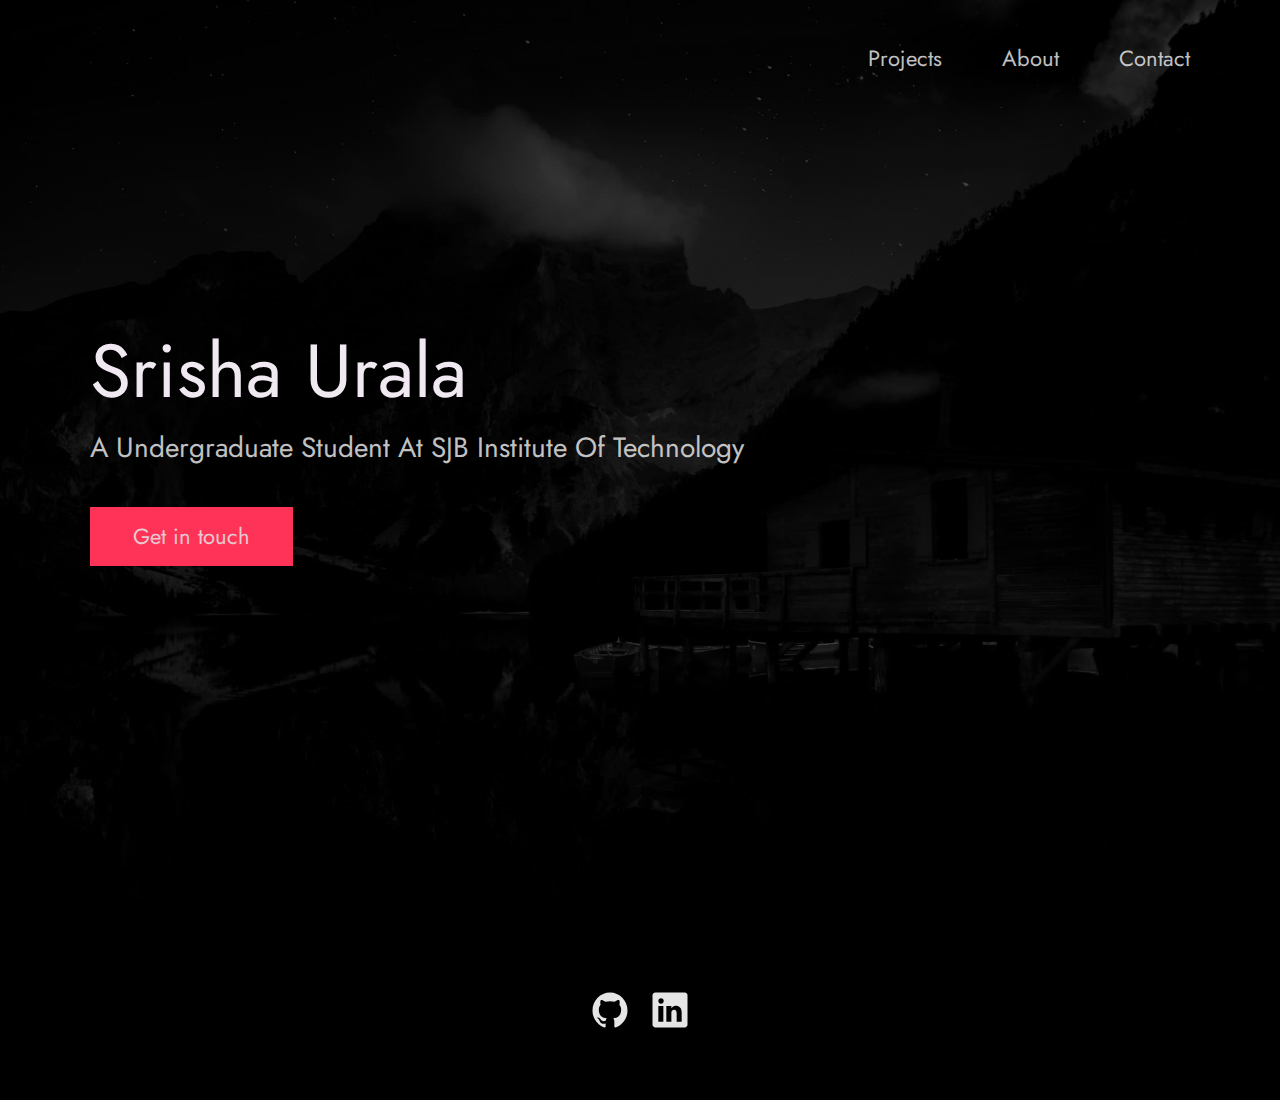
<file: index.html>
<!DOCTYPE html>
<html lang="en">
<head>
  <meta charset="UTF-8" />
  <meta name="viewport" content="width=device-width, initial-scale=1.0" />
  <link rel="shortcut icon" type="image/png" href="./images/favicon.png" />
  <title>
    Srisha Urala | A Undergraduate Student At SJB Institute Of Technology.
  </title>
  <meta name="description" content="Add small description of yourslef.">
  <meta name="keywords" content="Put your name, skills and some coding keywords" />
  <link rel="stylesheet" href="index.css" />
</head>
<body>
<header class="header" role="banner" id="top">
    <div class="row">
      <nav class="nav" role="navigation">
        <ul class="nav__items">
          <li class="nav__item"><a href="work.html" class="nav__link">Projects</a></li>
          <li class="nav__item">
            <a href="about.html" class="nav__link">About</a>
          </li>
          <li class="nav__item">
            <a href="contact.html" class="nav__link">Contact</a>
          </li>
        </ul>
      </nav>
    </div>
    <div class="header__text-box row">
      <div class="header__text">
        <h1 class="heading-primary">
          <span>Srisha Urala</span>
        </h1>
        <p>A Undergraduate Student At SJB Institute Of Technology</p>
        <a href="contact.html" class="btn btn--pink">Get in touch</a>
      </div>
    </div>
  </header>
  <main role="main">
  <footer role="contentinfo" class="footer">
    <div class="row">
      <ul class="footer__social-links">
        <li class="footer__social-link-item">
          <a href="https://github.com/urala22"Link to Github Profile">
            <img src="./images/github.svg" class="footer__social-image" alt="Github">
          </a>
        </li>
        <li class="footer__social-link-item">
          <a href="https://www.linkedin.com/in/srisha-urala-74138627b/">
            <img src="./images/linkedin.svg" title="Link to Linkedin Profile" class="footer__social-image" alt="Linkedin">
          </a>
        </li>
      </ul>
    </div>
  </footer>
  <a href="#top" class="back-to-top" title="Back to Top">
    <img src="./images/arrow-up.svg" alt="Back to Top" class="back-to-top__image"/>
  </a>
  <script src="./index.js"></script>
</body>
</html>
</file>
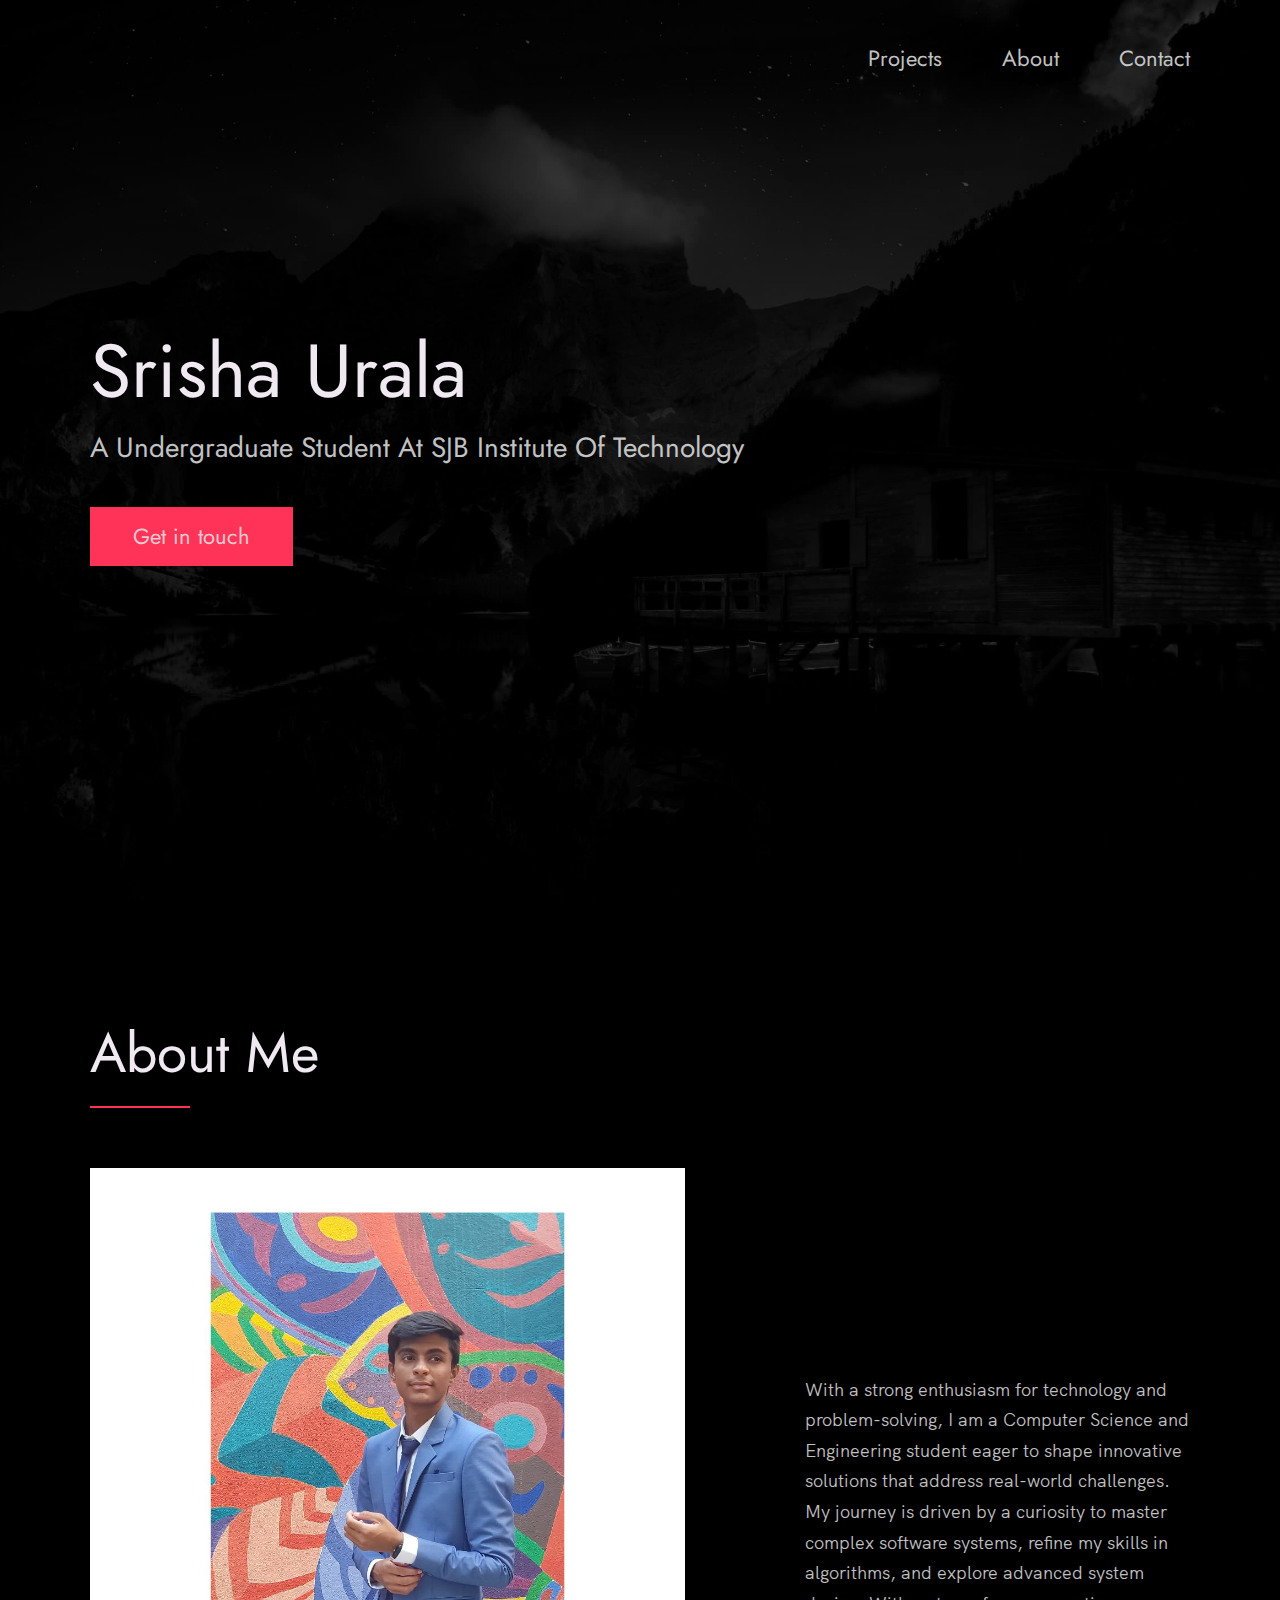
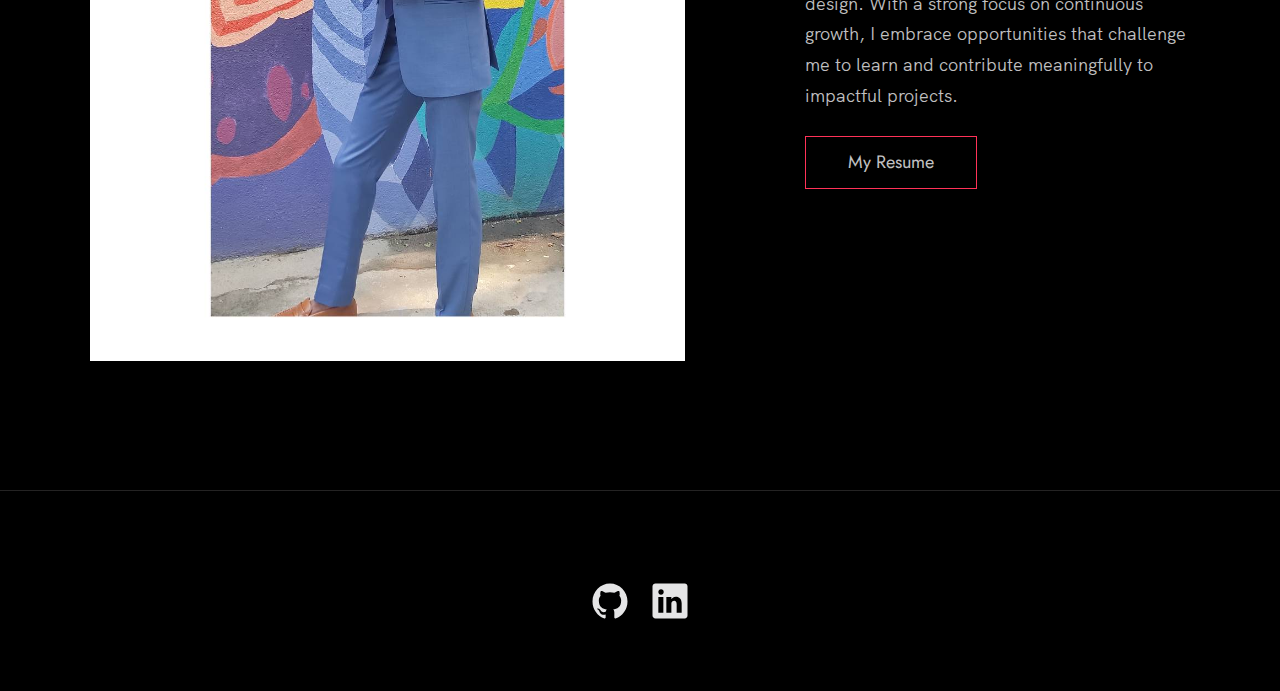
<file: about.html>
<!DOCTYPE html>
<head>
    <meta charset="UTF-8" />
  <meta name="viewport" content="width=device-width, initial-scale=1.0" />
  <link rel="shortcut icon" type="image/png" href="./images/favicon.png" />

  <!-- Put your site title here -->
  <title>
    Srisha Urala | A Undergraduate Student At SJB Institute Of Technology.
  </title>

  <meta name="description" content="Add small description of yourslef.">
  <!-- Add some coding keywords below, Ex: (React, CSS etc) -->
  <meta name="keywords" content="Put your name, skills and some coding keywords" />
  <link rel="stylesheet" href="index.css" />
</head>
<body>
<header class="header" role="banner" id="top">
    <div class="row">
      <nav class="nav" role="navigation">
        <ul class="nav__items">
          <li class="nav__item"><a href="work.html" class="nav__link">Projects</a></li>
          <li class="nav__item">
            <a href="about.html" class="nav__link">About</a>
          </li>
          <li class="nav__item">
            <a href="#contact" class="nav__link">Contact</a>
          </li>
        </ul>
      </nav>
    </div>
    <div class="header__text-box row">
        <div class="header__text">
          <h1 class="heading-primary">
            <!-- Replace the following name with your name -->
            <span>Srisha Urala</span>
          </h1>
          <!-- Put a small paragraph about yourself -->
          <p>A Undergraduate Student At SJB Institute Of Technology</p>
          <a href="contact.html" class="btn btn--pink">Get in touch</a>
        </div>
      </div>
</header>
<main role="main">
<section class="about" id="about">
    <div class="row">
      <h2>About Me</h2>
      <div class="about__content">
        <div class="about__text">
          <!-- Replace the below paragraph with info about yourself -->
          <p>
            With a strong enthusiasm for technology and problem-solving, I am a Computer Science and Engineering student eager to shape innovative solutions that address real-world challenges. My journey is driven by a curiosity to master complex software systems, refine my skills in algorithms, and explore advanced system design. With a strong focus on continuous growth, I embrace opportunities that challenge me to learn and contribute meaningfully to impactful projects.
          </p>
          <!-- Provide a link to your resume -->
          <a href="UpdatedResumeSri.pdf" download="UpdatedResumeSri.pdf" class="btn">My Resume</a>
        </div>

        <div class="about__photo-container">
          <!-- Add a nice photo of yourself -->
          <img class="about__photo" src="images/IMG_20220420_092802(1).jpg" alt="" />
        </div>
      </div>
    </div>
  </section>
  </main>
  <footer role="contentinfo" class="footer">
    <div class="row">
      <ul class="footer__social-links">
        <li class="footer__social-link-item">
          <a href="https://github.com/urala22" title="Link to Github Profile">
            <img src="./images/github.svg" class="footer__social-image" alt="Github">
          </a>
        </li>
        <li class="footer__social-link-item">
          <a href=https://www.linkedin.com/in/srisha-urala-74138627b/">
            <img src="./images/linkedin.svg" title="Link to Linkedin Profile" class="footer__social-image" alt="Linkedin">
          </a>
        </li>
      </ul>
    </div>
  </footer>
  <a href="#top" class="back-to-top" title="Back to Top">
    <img src="./images/arrow-up.svg" alt="Back to Top" class="back-to-top__image"/>
  </a>
  <script src="./index.js"></script>
</body>
</html>
</file>
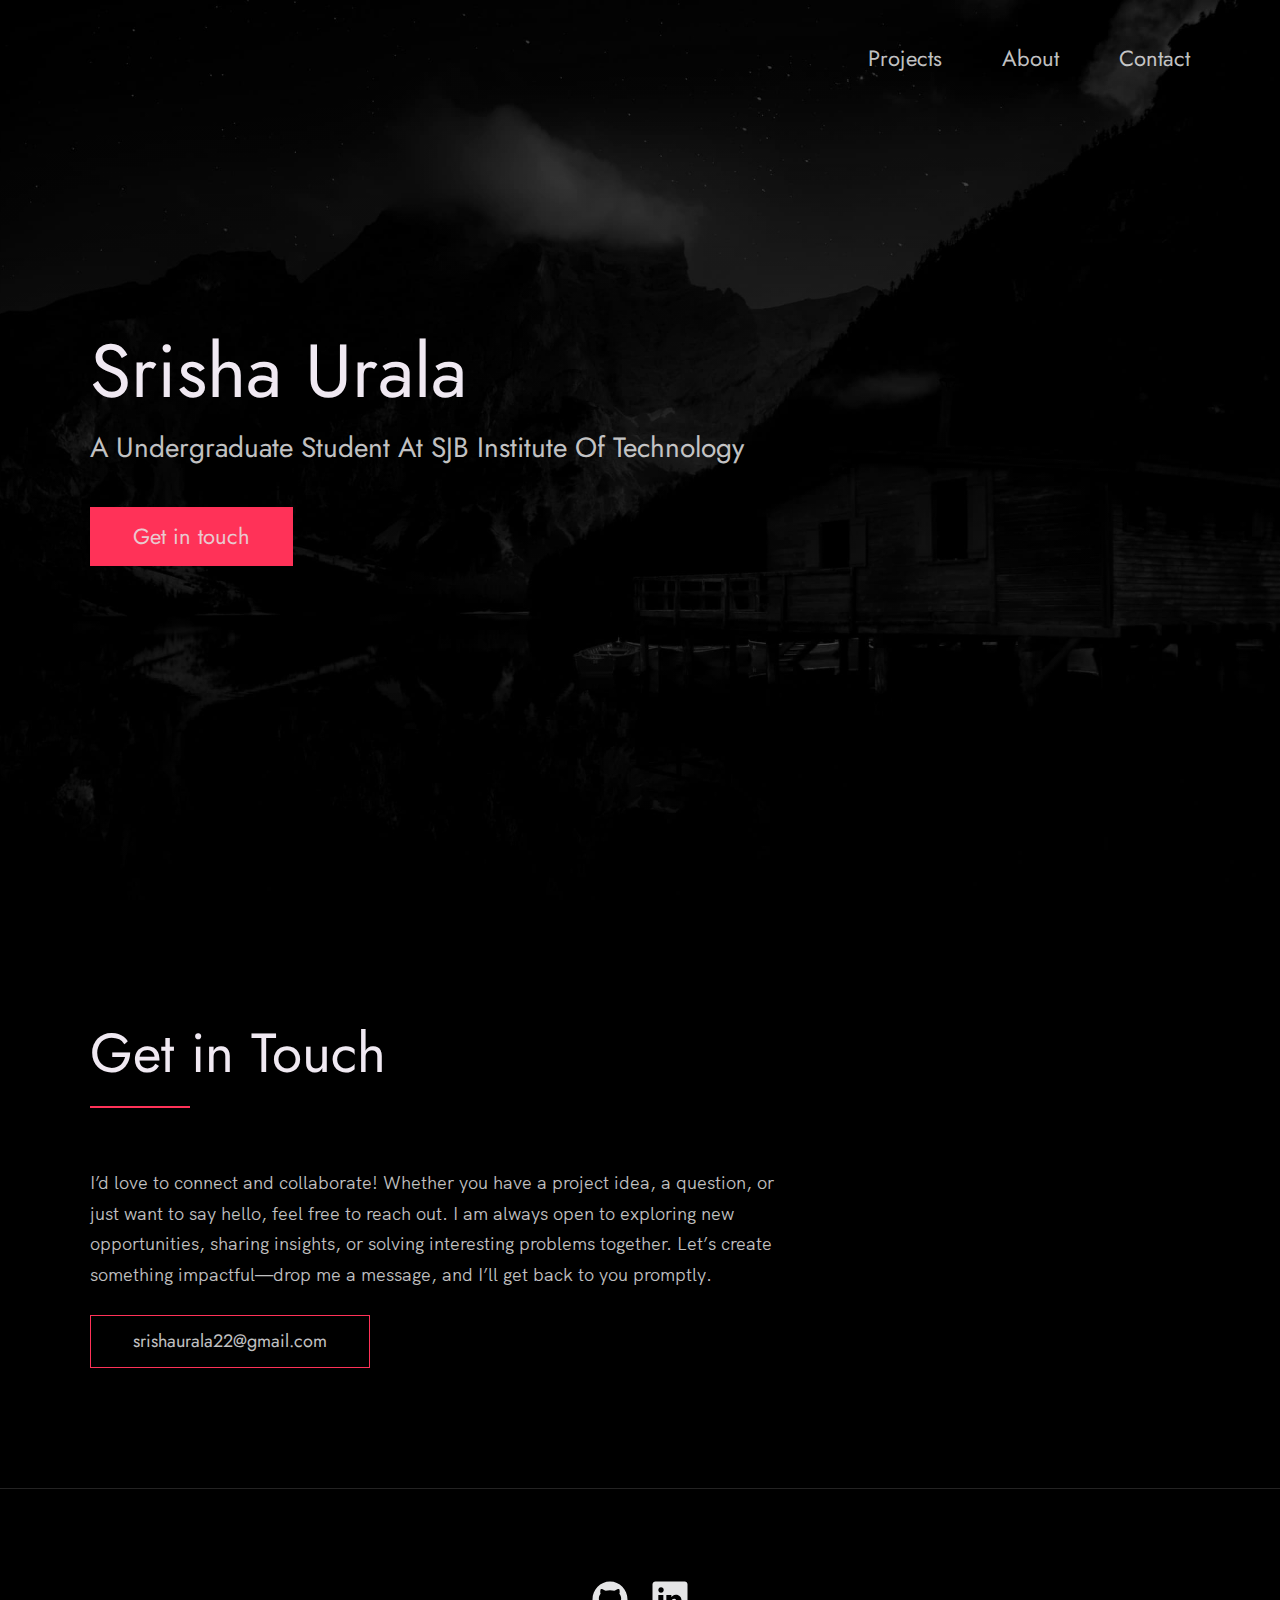
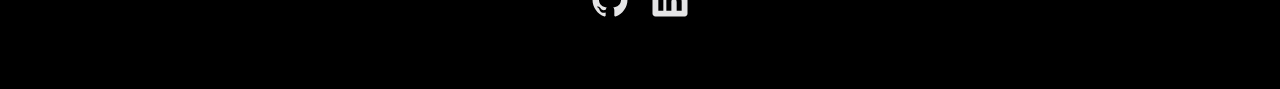
<file: contact.html>
<!DOCTYPE html>
<html lang="en">

<head>
  <meta charset="UTF-8" />
  <meta name="viewport" content="width=device-width, initial-scale=1.0" />
  <link rel="shortcut icon" type="image/png" href="./images/favicon.png" />

  <!-- Put your site title here -->
  <title>
    Srisha Urala | A Undergraduate Student At SJB Institute Of Technology.
  </title>

  <meta name="description" content="">
  <link rel="stylesheet" href="index.css" />
</head>

<body>

  <!-- ***** Header ***** -->

  <header class="header" role="banner" id="top">
    <div class="row">
      <nav class="nav" role="navigation">
        <ul class="nav__items">
          <li class="nav__item"><a href="work.html" class="nav__link">Projects</a></li>
          <li class="nav__item">
            <a href="about.html" class="nav__link">About</a>
          </li>
          <li class="nav__item">
            <a href="contact.html" class="nav__link">Contact</a>
          </li>
        </ul>
      </nav>
    </div>
    <div class="header__text-box row">
        <div class="header__text">
          <h1 class="heading-primary">
            <!-- Replace the following name with your name -->
            <span>Srisha Urala</span>
          </h1>
          <!-- Put a small paragraph about yourself -->
          <p>A Undergraduate Student At SJB Institute Of Technology</p>
          <a href="#contact" class="btn btn--pink">Get in touch</a>
        </div>
      </div>
</header>
      <section class="contact" id="contact">
        <div class="row">
          <h2>Get in Touch</h2>
          <div class="contact__info">
            <p>
                I’d love to connect and collaborate! Whether you have a project idea, a question, or just want to say hello, feel free to reach out. I am always open to exploring new opportunities, sharing insights, or solving interesting problems together. Let’s create something impactful—drop me a message, and I’ll get back to you promptly.
            </p>
            <a href="mailto:you@example.com" class="btn">srishaurala22@gmail.com</a>
          </div>
        </div>
      </section>
      <footer role="contentinfo" class="footer">
        <div class="row">
          <ul class="footer__social-links">
            <li class="footer__social-link-item">
              <a href="https://github.com/urala22" title="Link to Github Profile">
                <img src="./images/github.svg" class="footer__social-image" alt="Github">
              </a>
            </li>
            <li class="footer__social-link-item">
              <a href=https://www.linkedin.com/in/srisha-urala-74138627b/">
                <img src="./images/linkedin.svg" title="Link to Linkedin Profile" class="footer__social-image" alt="Linkedin">
              </a>
            </li>
          </ul>
        </div>
      </footer>
    
      <a href="#top" class="back-to-top" title="Back to Top">
        <img src="./images/arrow-up.svg" alt="Back to Top" class="back-to-top__image"/>
      </a>
      <script src="./index.js"></script>
</body>
</html>
</file>
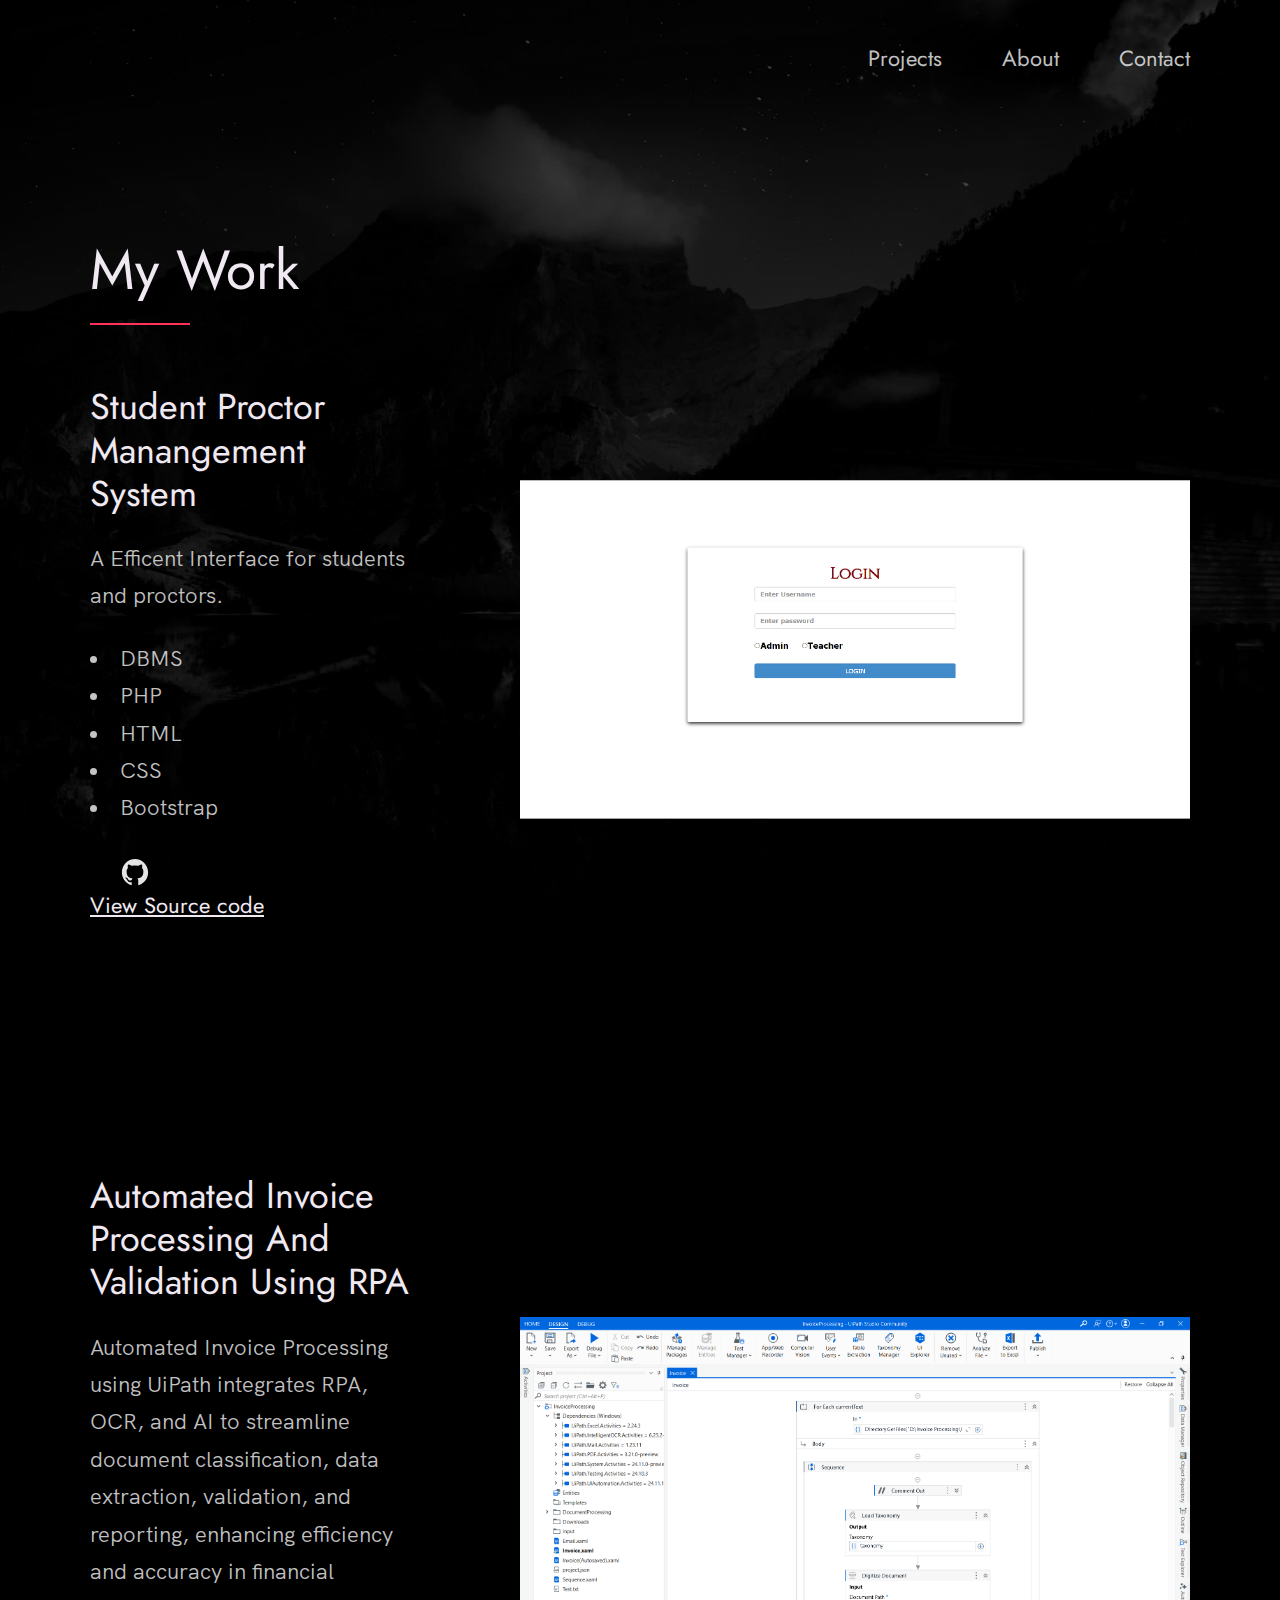
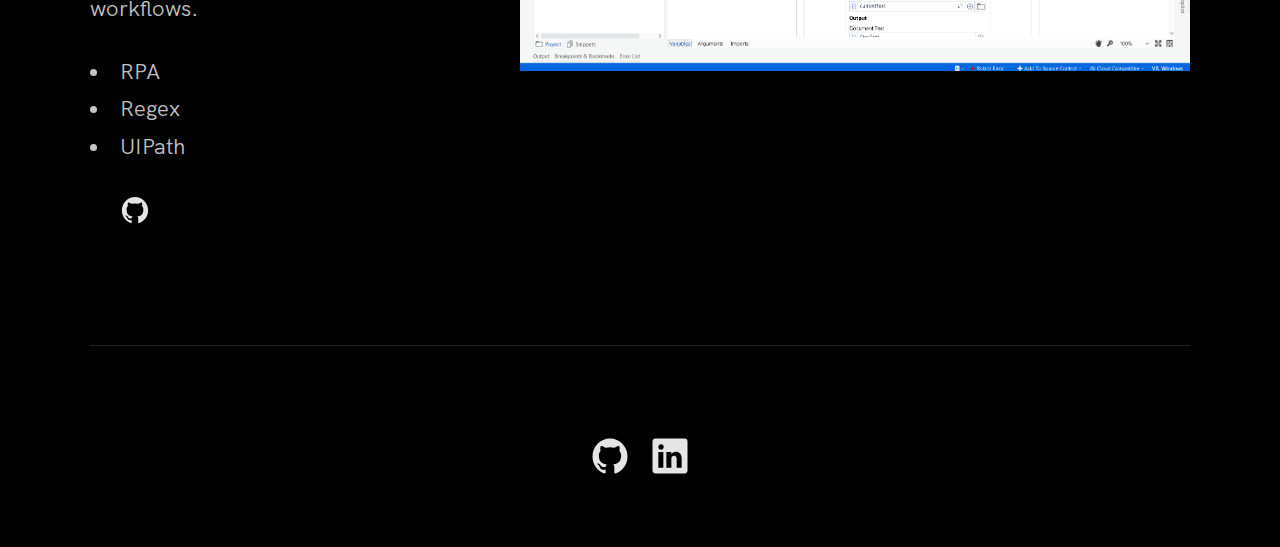
<file: work.html>
<!DOCTYPE html>
<html lang="en">

<head>
  <meta charset="UTF-8" />
  <meta name="viewport" content="width=device-width, initial-scale=1.0" />
  <link rel="shortcut icon" type="image/png" href="./images/favicon.png" />
  <title>
    Srisha Urala | A Undergraduate Student At SJB Institute Of Technology.
  </title>

  <meta name="description" content="">
  <link rel="stylesheet" href="index.css" />
</head>

<body>
  <header class="header" role="banner" id="top">
    <div class="row">
      <nav class="nav" role="navigation">
        <ul class="nav__items">
          <li class="nav__item"><a href="work.html" class="nav__link">Projects</a></li>
          <li class="nav__item">
            <a href="about.html" class="nav__link">About</a>
          </li>
          <li class="nav__item">
            <a href="contact.html" class="nav__link">Contact</a>
          </li>
        </ul>
      </nav>
   

<section class="work" id="work">
      <div class="row">
        <h2>My Work</h2>
        <div class="work__boxes">

          

          <div class="work__box">
            <div class="work__text">
              <h3>Student Proctor Manangement System</h3>
              <p>
                A Efficent Interface for students and proctors.
              </p>
              <ul class="work__list">
                <li>DBMS</li>
                <li>PHP</li>
                <li>HTML</li>
                <li>CSS</li>
                <li>Bootstrap</li>
              </ul>

              <div class="work__links">
                <a href="https://github.com/urala22/StudentProctorMangement" title="View Source Code" target="_blank">
                  <img src="./images/github.svg" class="work__code" alt="GitHub">View Source code
                </a>
              </div>
            </div>
            <div class="work__image-box">
              <img src="./images/Screenshot 2024-12-09 185302.png" class="work__image" alt="Project 1" />
            </div>
          </div>

          <div class="work__box">
            <div class="work__text">
              <h3>Automated Invoice Processing And Validation Using RPA</h3>
              <p>
                Automated Invoice Processing using UiPath integrates RPA, OCR, and AI to streamline document classification, data extraction, validation, and reporting, enhancing efficiency and accuracy in financial workflows.
              </p>
              <ul class="work__list">
                <li>RPA</li>
                <li>Regex</li>
                <li>UIPath</li>
              </ul>

              <div class="work__links">
               
                <a href="#">
                  <img src="./images/github.svg" class="work__code" title="View Source Code" alt="GitHub">
                </a>
              </div>
            </div>
            <div class="work__image-box">
              <img src="./images/Screenshot 2024-12-20 210526.png" class="work__image" alt="Project 1" />
            </div>
          </div>
        </div>
      </div>
    </section>
    <footer role="contentinfo" class="footer">
        <div class="row">
          <ul class="footer__social-links">
            <li class="footer__social-link-item">
              <a href="https://github.com/urala22/" title="Link to Github Profile">
                <img src="./images/github.svg" class="footer__social-image" alt="Github">
              </a>
            </li>
            <li class="footer__social-link-item">
              <a href=https://www.linkedin.com/in/srisha-urala-74138627b/">
                <img src="./images/linkedin.svg" title="Link to Linkedin Profile" class="footer__social-image" alt="Linkedin">
              </a>
            </li>
          </ul>
      </footer> 
  </footer>
</file>
<file: index.css>
@font-face {
    font-family: 'Hk Grotesk';
    font-style: normal;
    font-weight: 400;
    src: url('./fonts/HKGrotesk-Regular.woff') format('woff');
}

@font-face {
    font-family: 'Jost';
    font-style: normal;
    font-weight: 400;
    src: url('./fonts/Jost-Regular.ttf') format('woff');
}

* {
    margin: 0;
    padding: 0;
    box-sizing: inherit;
}

:root {
    --font-size-small: 1.8rem;
    --font-size-normal: 2.2rem;
    --font-size-medium: 2.8rem;
    --font-size-medium-1: 3.6rem;
    --font-size-large: 5.5rem;
    --font-size-huge: 7.5rem;
    --font-stack: 'Hk Grotesk', sans-serif;

    --line-height-normal: 1.7;
    --line-height-small: 1.2;

    --black: #000;
    --pink: #ff3258;
    --white: #f0e9f2;
    --white-1: #e5e5e6da;


    --container-max-width: 1180px;
    --container-normal-width: 800px;
    --container-medium-width: 700px; 
    --container-small-width: 500px;

    --gutter-huge: 12rem;
    --gutter-medium: 6rem;
    --gutter-normal: 3rem;
    --gutter-small-1: 2.5rem;
    --gutter-small: 2rem;

    --border-light: 1px solid rgb(36, 35, 35);
}

html {
    font-size: 62.5%; /* (16/10)*100 = 62.5% => 1rem = 10px */
    box-sizing: border-box;
    scroll-behavior: smooth;
}

@media(max-width: 1000px) {
    html {
        font-size: 52%;
    }
}

body {
    font-size: var(--font-size-small);
    font-family: var(--font-stack);
    font-weight: 400;
    color: var(--white-1);
    line-height: var(--line-height-normal);
    background: var(--black);
    overflow-x: hidden;
}

.row {
    max-width: var(--container-max-width);
    margin: 0 auto;
}

@media(max-width: 1340px) {
    .row {
        max-width: 1100px;
    }
}

@media(max-width: 1240px) {
    .row {
        padding: 0 var(--gutter-medium);
    }
}

@media(max-width: 600px) {
    .row {
        padding: 0 var(--gutter-normal);
    }
}

@media(max-width: 600px) {
    .row {
        padding: 0 var(--gutter-small);
    }
}

section {
    padding: var(--gutter-huge) 0;
    border-bottom: var(--border-light);
}

img {
    object-fit: contain;
    max-width: 100%;
}
h1,
h2,
h3 {
    font-family: 'Jost', sans-serif;
    font-weight: 400;
    line-height: var(--line-height-small);
    color: var(--white);
}

.heading-primary {
    line-height: 1;
    font-size: var(--font-size-huge);
    font-weight: 400;
}

@media(max-width: 900px) {
    .heading-primary {
        font-size: 6.5rem;
    }
}

h2 {
    font-size: var(--font-size-large);
    margin-bottom: var(--gutter-medium);
}

h2::after {
    content: '';
    display: block;
    height: 2px;
    width: 10rem;
    background: var(--pink);
    margin: var(--gutter-small) 0;
}

h3 {
    font-size: var(--font-size-medium-1);
    margin-bottom: var(--gutter-small);
}

@media(max-width: 500px) {
    .heading-primary {
        font-size: var(--font-size-large);
    }

    h2 {
        font-size: var(--font-size-medium-1);
    }

    h3 {
        font-size: var(--font-size-medium);
    }
}

p {
    margin: var(--gutter-small-1) 0;
}

@media(max-width: 900px) {
    p { 
        max-width: var(--container-small-width);
    }
}

a {
    color: var(--white);
    font-weight: 400;
    font-family: 'Jost', sans-serif;
    transition: all .2s;
    outline: 2px solid transparent;
}

::-moz-focus-inner {
    border: 0;
}

button:focus,
a:focus {
    outline: 2px solid var(--pink);
}

body:not(.user-is-tabbing) button:focus,
body:not(.user-is-tabbing) a:focus {
    outline: none;
}

.link:hover {
    color: var(--pink);
}

.btn {
    position: relative;
    display: inline-block;
    padding: 1rem 4.2rem;
    text-decoration: none;
    color: inherit;
    border: 1px solid  var(--pink);
    font-weight: 400;
}

.btn:focus {
    outline: none;
}

.btn::after {
    content: '';
    display: block;
    position: absolute;
    top: 0;
    left: 0;
    right: 100%;
    background: var(--white);
    height: 100%;
    z-index: -1;
    transition: all 0.2s cubic-bezier(1, 0.68, 0.16, 0.9);
}

.btn:hover::after,
.btn:focus::after {
    right: 0;
    background: var(--pink);
}

.btn--pink {
    background: var(--pink);
    transition: all 0.2s;
}

.btn--pink::after {
    display: none;
}

.btn--pink:hover,
.btn--pink:focus {
    background: transparent;
}

.link__text {
    position: relative;
    display: inline-block;
    padding: .6rem;
    color: inherit;
    text-decoration: none;
    border-bottom: 1px solid var(--pink);
}

.link__text::after {
    content: '';
    display: block;
    position: absolute;
    top: 0;
    left: 0;
    right: 100%;
    background: var(--white);
    height: 100%;
    z-index: -1;
    transition: all 0.2s cubic-bezier(1, 0.68, 0.16, 0.9);
}

.link__text:focus {
    outline: none;
}

.link__text:hover::after,
.link__text:focus:after {
    right: 0;
    background: var(--pink);
}

.link__text span {
    padding-left: 1rem;
    font-family: sans-serif;
}
.back-to-top {
    position: fixed;
    bottom: 4rem;
    right: 4rem;
    display: flex;
    justify-content: center;
    align-items: center;
    height: 5.5rem;
    width: 5.5rem;
    background-color: var(--pink);
    border-radius: 50%;
    z-index: 10;
    visibility: hidden;
    transition: all .4s;
}

.back-to-top__image {
    height: 70%;
}

@media(max-width: 900px) {
    .back-to-top {
        right: 2rem;
    }
}

@media(max-width: 500px) {
    .back-to-top {
        right: 1rem;
    }
}
.nav {
    display: flex;
    justify-content: flex-end;
    padding: var(--gutter-normal) 0;
}

.nav__items {
    display: flex;
    list-style: none;
}

.nav__item:not(:last-child) {
    margin-right: var(--gutter-medium);
}

@media(max-width: 500px) {
    .nav {
        justify-content: center;
    }
}

@media(max-width: 400px) {
    .nav__item:not(:last-child) {
        margin-right: var(--gutter-normal);
    }
}

@media(max-width: 300px) {
    .nav {
        font-size: var(--font-size-small);
    }
}

.nav__link {
    position: relative;
    display: inline-block;
    padding: 1rem 0;
    text-decoration: none;
    color: inherit;
    transition: all .2s;
}

.nav__link::after {
    content: '';
    position: absolute;
    bottom: 0;
    left: 0;
    right: 100%;
    display: inline-block;
    height: 1rem;
    background: var(--white);
    transition: all 0.25s cubic-bezier(1, 0.68, 0.16, 0.9);
}

.nav__link:hover {
    color: var(--pink);
}

.nav__link:hover::after {
    right: 0;
    height: 2px;
    background: var(--pink);
}
.header {
    background: linear-gradient(rgba(0,0,0, .1), rgba(0,0,0, .4)), 
        url('./images/header.jpg');
    height: 100vh;
    background-size: cover;
    background-position: center;
    background-attachment: fixed;
    font-size: var(--font-size-normal);
}
.header__text {
    position: absolute;
    top: 50%;
    transform: translateY(-50%);
}

.header__text p {
    margin: 1.5rem 0 3.5rem;
    max-width: var(--container-medium-width);
    font-family: 'Jost', sans-serif;
    font-size: var(--font-size-medium);
}

@media(max-width: 500px) {
    .header {
        text-align: center;
    }

    .header__text p {
        transform: scale(.8);
    }
}
.work__box {
    display: flex;
    align-items: center;
}
@media(max-width: 900px) {
    .work__box {
        align-items: initial;
        flex-direction: column-reverse;
    }
}
.work__box:not(:last-child) {
    margin-bottom: 25rem;
}
@media(max-width: 500px) {
    .work__box:not(:last-child) {
        margin-bottom: 20rem;
    }
}
.work__links {
    display: flex;
    align-items: center;
}
.work__text {
    flex: 0 0 30%;
}
.work__list {
    list-style-position: inside;
    margin-bottom: var(--gutter-normal);
}

.work__code {
    display: block;
    height: 3rem;
    margin-left: var(--gutter-normal);
    transition: all .3s;
}

.work__code:hover {
    transform: scale(1.2);
}

.work__image-box {
    margin-bottom: var(--gutter-normal);
}

@media(min-width: 901px) {
    .work__image-box {
        flex: 1;
        margin: 0 0 0 10rem;
    }
}

@media(max-width: 900px) {
    .work__code {
        height: 4rem;
    }
}
.client__logos {
    display: flex;
    justify-content: space-between;
    filter: invert(100%) grayscale(100%) opacity(.8);
}

.client__logo {
    height: 6.5rem;
    max-width: 18rem;
}

@media(max-width: 1240px) {
    .client__logos {
        overflow-x: scroll;
        padding: var(--gutter-normal);
    }

    .client__logo:not(:last-of-type) {
        margin-right: var(--gutter-medium);
    }
}
.about__content {
    display: flex;
    flex-direction: row-reverse;
    align-items: center;
}

@media(max-width: 900px) {
    .about__content {
        flex-direction: column-reverse;
        align-items: initial;
    }
}

.about__photo-container {
    margin-bottom: var(--gutter-normal);
}

@media(min-width: 901px) {
    .about__text {
        flex: 0 0 35%;
    }
    
    .about__photo-container {
        flex: 1;
        margin: 0 var(--gutter-huge) 0 0;
    }
}
.contact__info {
    max-width: var(--container-medium-width);
}

.footer {
    text-align: center;
    padding: var(--gutter-medium) 0 var(--gutter-normal);
}

.footer__social-links {
    display: flex;
    justify-content: center;
    padding: var(--gutter-normal) 0;
    list-style: none;
}
.footer__social-link-item:not(:last-of-type) {
    margin-right: var(--gutter-small);
}

.footer__social-image {
    height: 4rem;
}

.footer__github-buttons {
    display: flex;
    justify-content: center;
}

.footer__github-buttons iframe {
    height: 2.5rem;
    width: 84px;
    transform: translateY(3px);
}

@media(max-width: 500px) {
    .footer {
        padding: var(--gutter-medium) 0;
    } 
}

.header__photo {
    text-align: center; 
    margin-bottom: 15px; 
  }
  
  .photo-round {
    width: 120px; 
    height: 120px; 
    border-radius: 50%; 
    object-fit: cover; 
    border: 3px solid #ff69b4; 
  }
</file>
